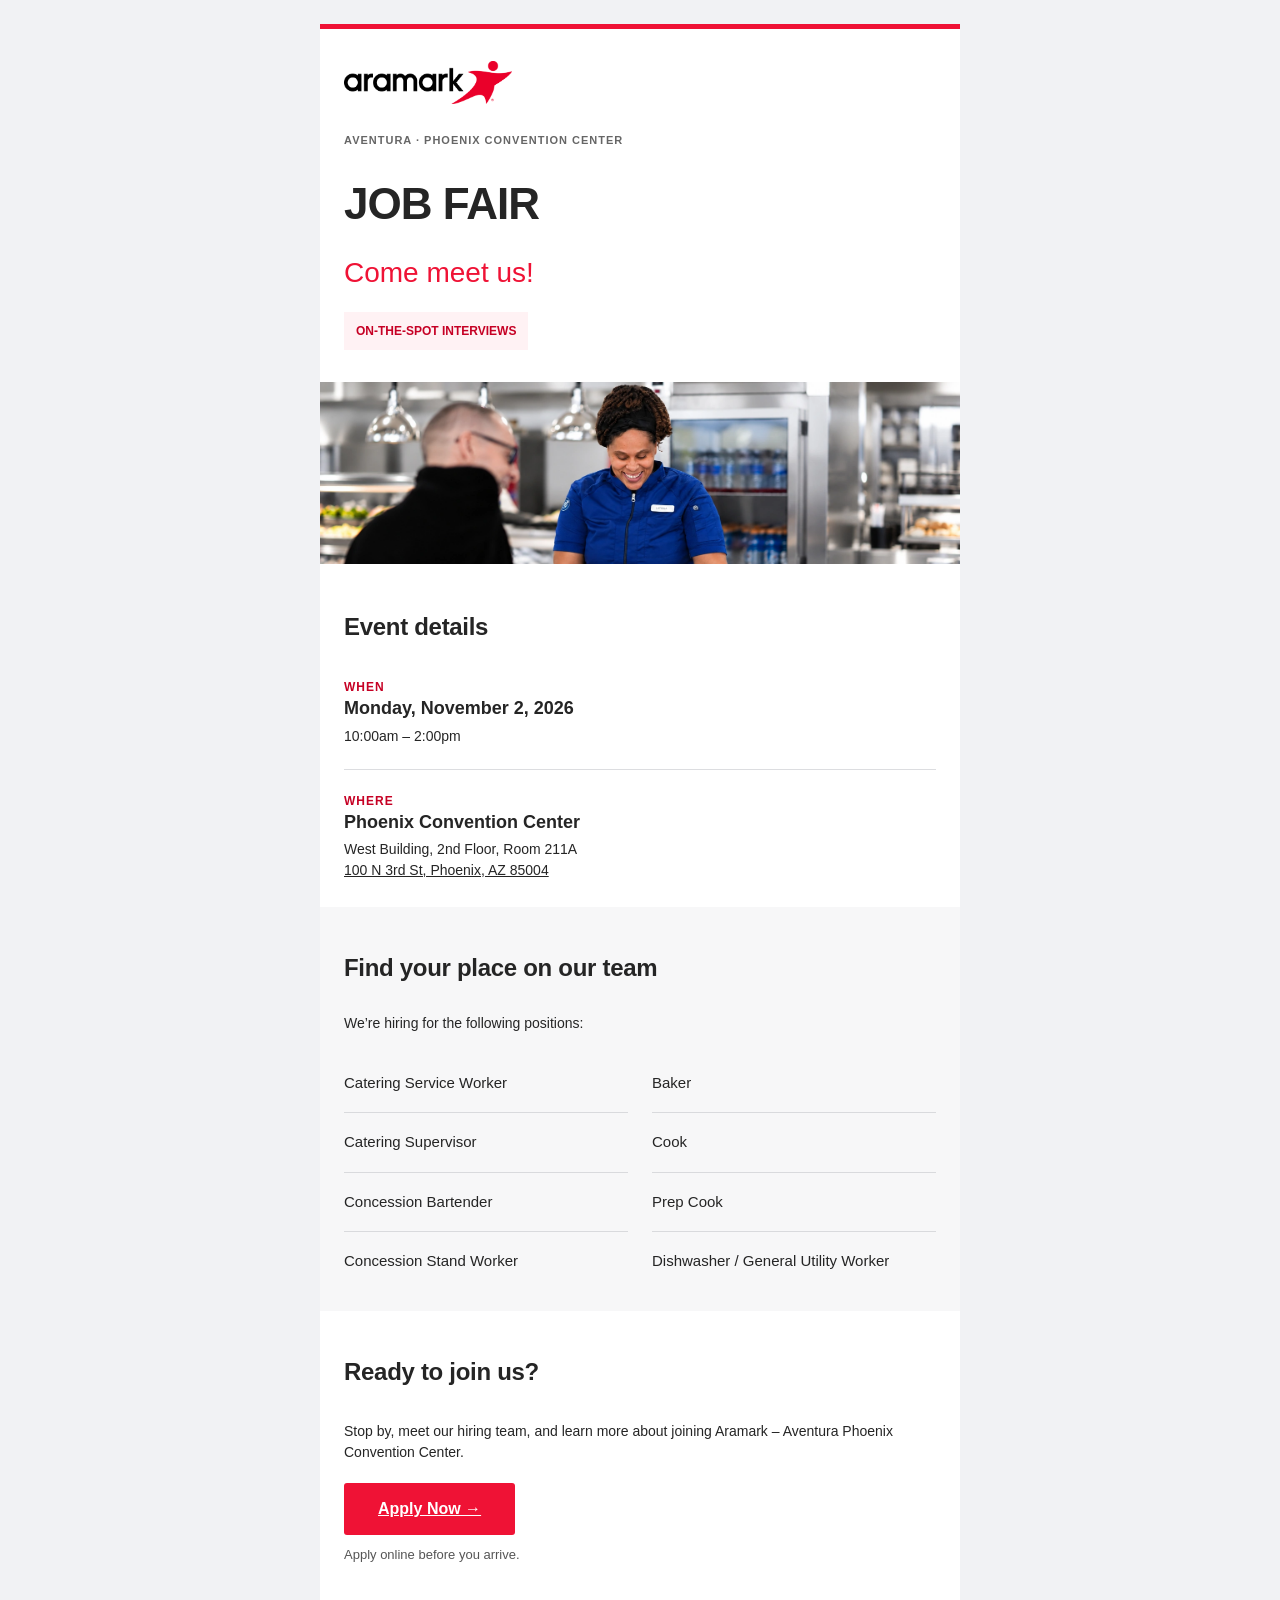
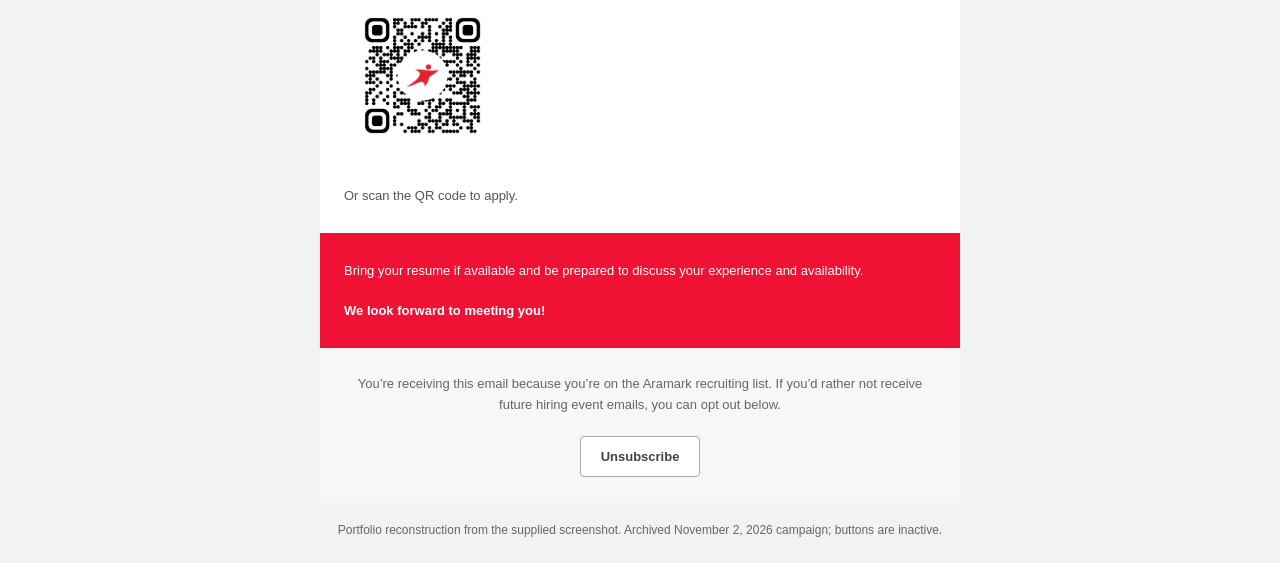
<file: recruitment-email.html>
<!doctype html>
<html lang="en"><head><meta charset="utf-8"><meta name="viewport" content="width=device-width,initial-scale=1"><meta name="format-detection" content="telephone=no,date=no,address=no,email=no"><title>Aramark Job Fair — Reconstructed Email Preview</title>
  <link rel="icon" type="image/svg+xml" sizes="any" href="images/jg-favicon.svg">
<style>
*{box-sizing:border-box}body{margin:0;padding:24px;background:#f1f2f4;color:#252525;font:14px/1.5 Arial,Helvetica,sans-serif;color-scheme:light}.email{width:100%;max-width:640px;margin:auto;background:#fff;border-top:5px solid #ef1235}.pad{padding:32px 24px}.brand{display:block;width:168px;height:51px;object-fit:contain;margin:0 0 28px}.eyebrow{font-size:11px;line-height:1.5;letter-spacing:1px;font-weight:700;color:#666;margin:0 0 32px}h1{font-size:44px;line-height:1.1;margin:0 0 28px;font-weight:700;letter-spacing:-1px}.lead{font-size:28px;line-height:1.2;color:#ef1235;margin:0 0 22px}.badge{display:inline-block;padding:10px 12px;background:#fff2f4;color:#c60024;font-size:12px;font-weight:700}.hero-photo{display:block;width:100%;height:auto}.details{padding:48px 24px 26px}h2{font-size:24px;line-height:1.25;margin:0 0 36px;letter-spacing:-.3px}.label{font-size:12px;font-weight:700;letter-spacing:1px;color:#c60024;margin:0 0 6px}.detail-row{padding:0 0 22px}.detail-row+.detail-row{padding:22px 0 0;border-top:1px solid #dcdde0}.detail-row strong{display:block;font-size:18px;line-height:1.4;margin-bottom:4px}.detail-row p{margin:0}.address{text-decoration:underline}.roles{padding:46px 24px 20px;background:#f7f7f8}.roles h2{margin-bottom:30px}p{margin:0 0 20px}.roles-grid{display:grid;grid-template-columns:1fr 1fr;gap:0 24px;margin:10px 0 0;padding:0;list-style:none}.roles-grid li{padding:18px 0;border-bottom:1px solid #d9dadd;font-size:15px}.roles-grid li:nth-last-child(-n+2){border-bottom:0}.apply{padding:46px 24px 28px}.apply h2{margin-bottom:34px}.apply-button{display:inline-block;background:#ef1235;color:#fff;padding:15px 34px;border:0;border-radius:3px;font:700 16px/1.4 Arial,sans-serif;text-decoration:underline;cursor:default}.subtle{font-size:13px;color:#555;margin-top:10px}.qr{display:block;width:125px;height:125px;margin:48px 16px}.qr-caption{font-size:13px;color:#555;margin:0}.red-footer{background:#ef1235;color:#fff;padding:28px 24px;font-size:13px}.red-footer p{margin:0 0 20px}.red-footer p:last-child{margin:0}.email-footer{padding:26px 28px;text-align:center;background:#f7f7f8;color:#666;font-size:13px;line-height:1.6}.unsubscribe{border:1px solid #aaa;border-radius:4px;background:#fff;padding:12px 20px;font:700 13px Arial,sans-serif;color:#444}.preview-note{max-width:640px;margin:18px auto 0;color:#666;font-size:12px;text-align:center}
@media(max-width:480px){body{padding:20px 16px}.pad{padding:24px}.brand{width:154px;height:auto;margin-bottom:22px}.eyebrow{margin-bottom:14px;font-size:10px}h1{font-size:40px;margin-bottom:8px}.lead{font-size:27px;margin-bottom:20px}.details,.roles,.apply{padding:30px 24px}h2{margin-bottom:32px}.roles-grid{gap:0 16px}.roles-grid li{font-size:15px}.detail-row strong{font-size:18px}.qr{margin:48px 16px}.email-footer{padding:24px}.red-footer{font-size:15px}.apply-button{padding:14px 34px;text-decoration:none}}

/* Keep detected dates, times, and room numbers consistent with the email copy. */
.detail-row strong,.detail-row p:not(.label),.detail-row .address{color:#252525}
a[x-apple-data-detectors],a[x-apple-data-detectors] *{color:inherit!important;text-decoration:inherit!important;font-size:inherit!important;font-family:inherit!important;font-weight:inherit!important;line-height:inherit!important}
@media(max-width:480px){.email{max-width:335px}body{padding:26px 16px}.detail-row strong{font-size:18px}.detail-row p:not(.label){font-size:16px}.detail-row .address{color:#555}.roles-grid li{line-height:1.5}.apply p:not(.subtle):not(.qr-caption){font-size:16px}}
.brand{height:auto;object-fit:contain}.hero-photo{aspect-ratio:625/178;object-fit:cover;object-position:50% 38%}.qr{object-fit:contain}\n</style><meta name="robots" content="noindex, follow">
</head><body>
<main class="email" aria-label="Reconstructed Aramark recruitment email">
<header class="pad"><img class="brand" src="images/recruitment/email-logo-original.png" alt="Aramark" width="2048" height="519"><p class="eyebrow">AVENTURA · PHOENIX CONVENTION CENTER</p><h1>JOB FAIR</h1><p class="lead">Come meet us!</p><span class="badge">ON-THE-SPOT INTERVIEWS</span></header>
<img class="hero-photo" src="images/recruitment/email-photo-original.webp" alt="Aramark hospitality team member assisting a guest" width="1536" height="1024">
<section class="details"><h2>Event details</h2><div class="detail-row"><p class="label">WHEN</p><strong>Monday, November 2, 2026</strong><p>10:00am – 2:00pm</p></div><div class="detail-row"><p class="label">WHERE</p><strong>Phoenix Convention Center</strong><p>West Building, 2nd Floor, Room 211A<br><span class="address">100 N 3rd St, Phoenix, AZ 85004</span></p></div></section>
<section class="roles"><h2>Find your place on our team</h2><p>We’re hiring for the following positions:</p><ul class="roles-grid"><li>Catering Service Worker</li><li>Baker</li><li>Catering Supervisor</li><li>Cook</li><li>Concession Bartender</li><li>Prep Cook</li><li>Concession Stand Worker</li><li>Dishwasher / General Utility Worker</li></ul></section>
<section class="apply"><h2>Ready to join us?</h2><p>Stop by, meet our hiring team, and learn more about joining Aramark – Aventura Phoenix Convention Center.</p><button class="apply-button" type="button" aria-disabled="true" title="Archived portfolio preview — application button is inactive">Apply Now →</button><p class="subtle">Apply online before you arrive.</p><img class="qr" src="images/recruitment/email-qr-original.webp" alt="Original campaign application QR code" width="125" height="125"><p class="qr-caption">Or scan the QR code to apply.</p></section>
<div class="red-footer"><p>Bring your resume if available and be prepared to discuss your experience and availability.</p><p><strong>We look forward to meeting you!</strong></p></div>
<footer class="email-footer"><p>You’re receiving this email because you’re on the Aramark recruiting list. If you’d rather not receive future hiring event emails, you can opt out below.</p><button class="unsubscribe" type="button" aria-disabled="true" title="Archived portfolio preview — unsubscribe button is inactive">Unsubscribe</button></footer></main>
<p class="preview-note">Portfolio reconstruction from the supplied screenshot. Archived November 2, 2026 campaign; buttons are inactive.</p>
</body></html>
</file>
